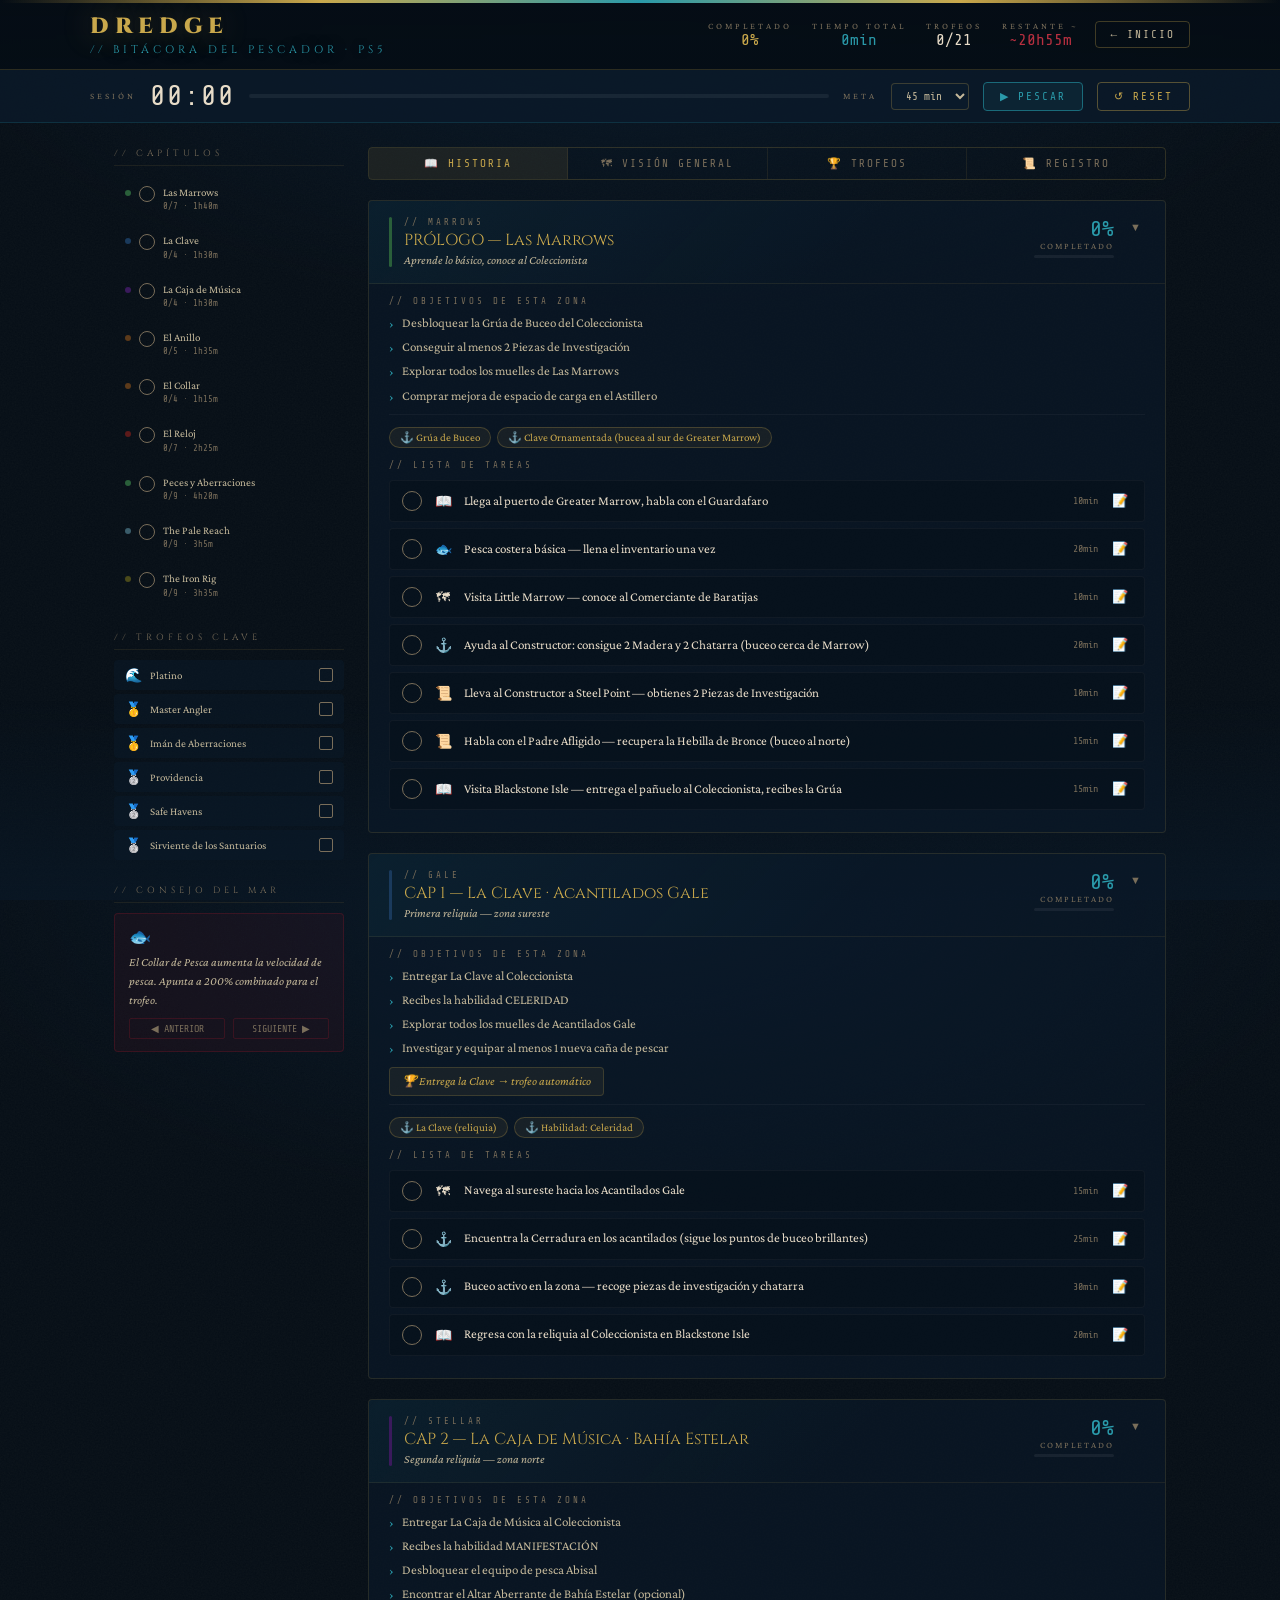
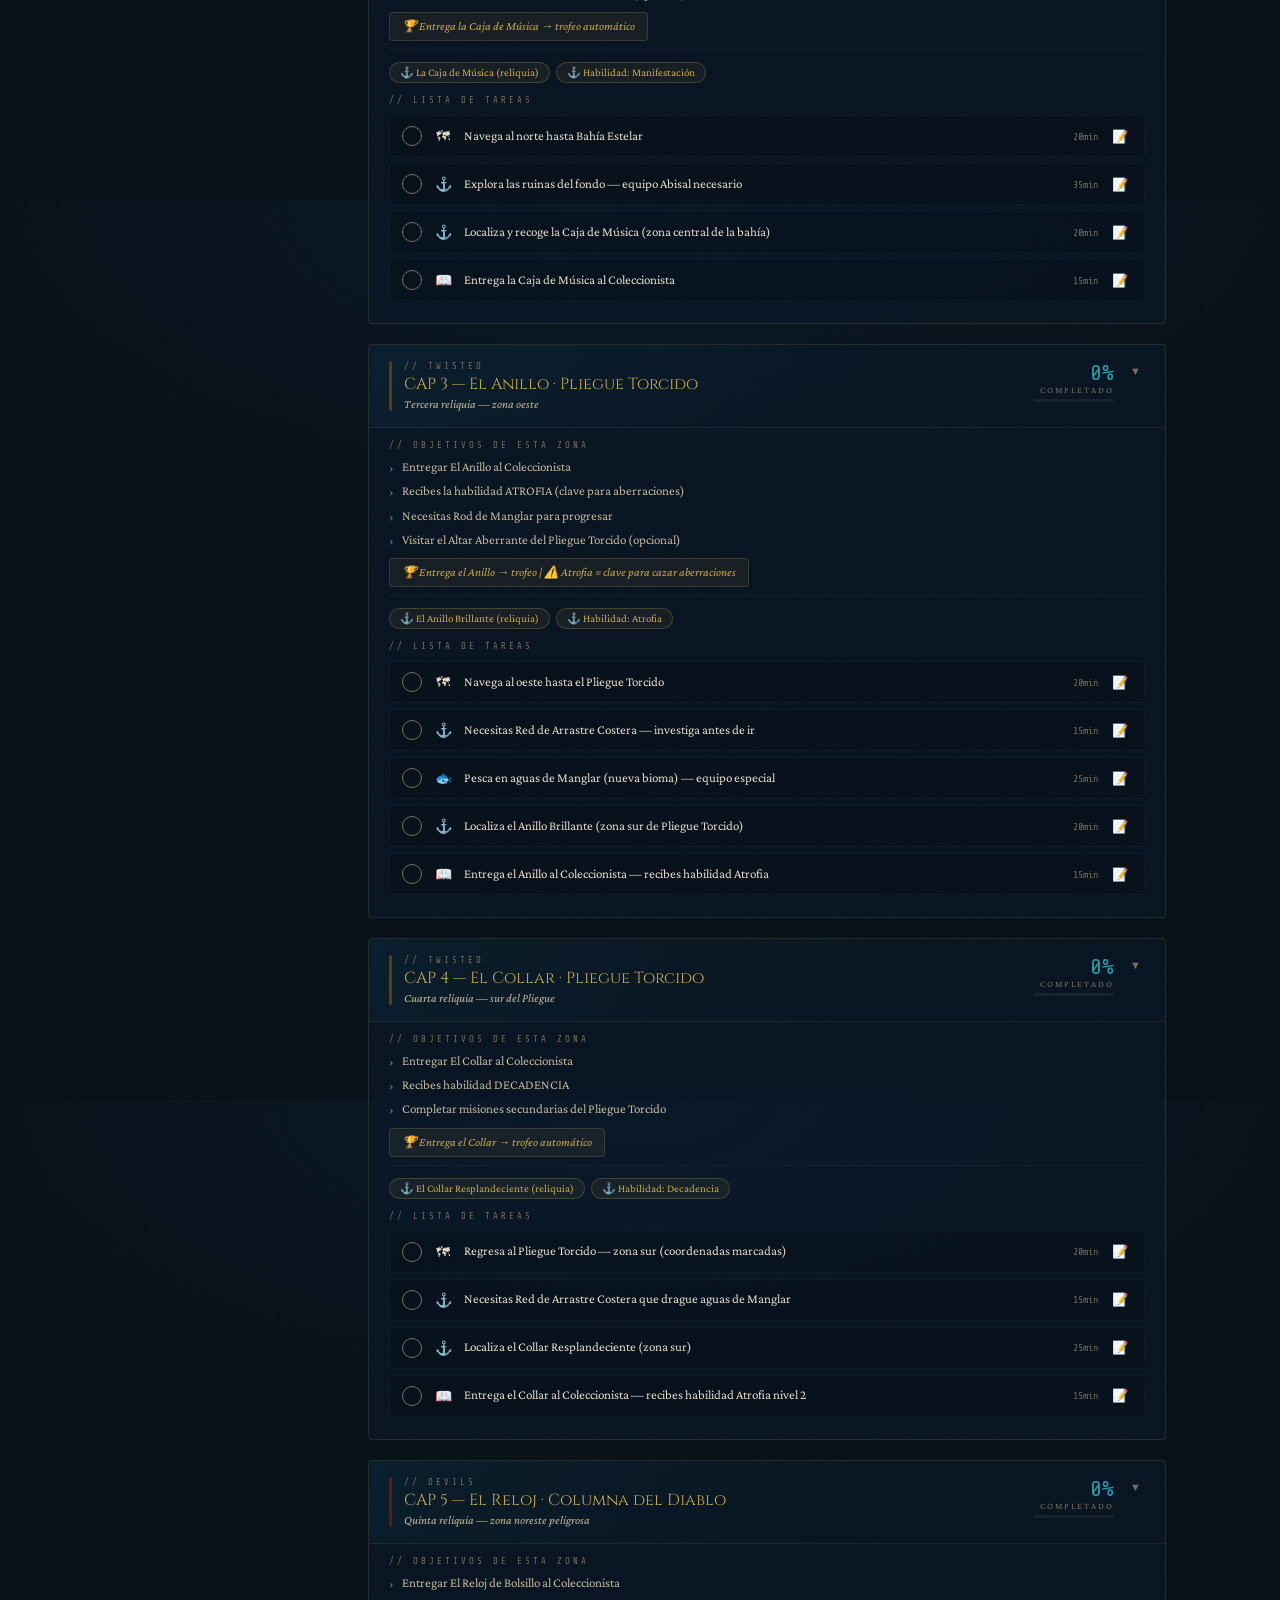
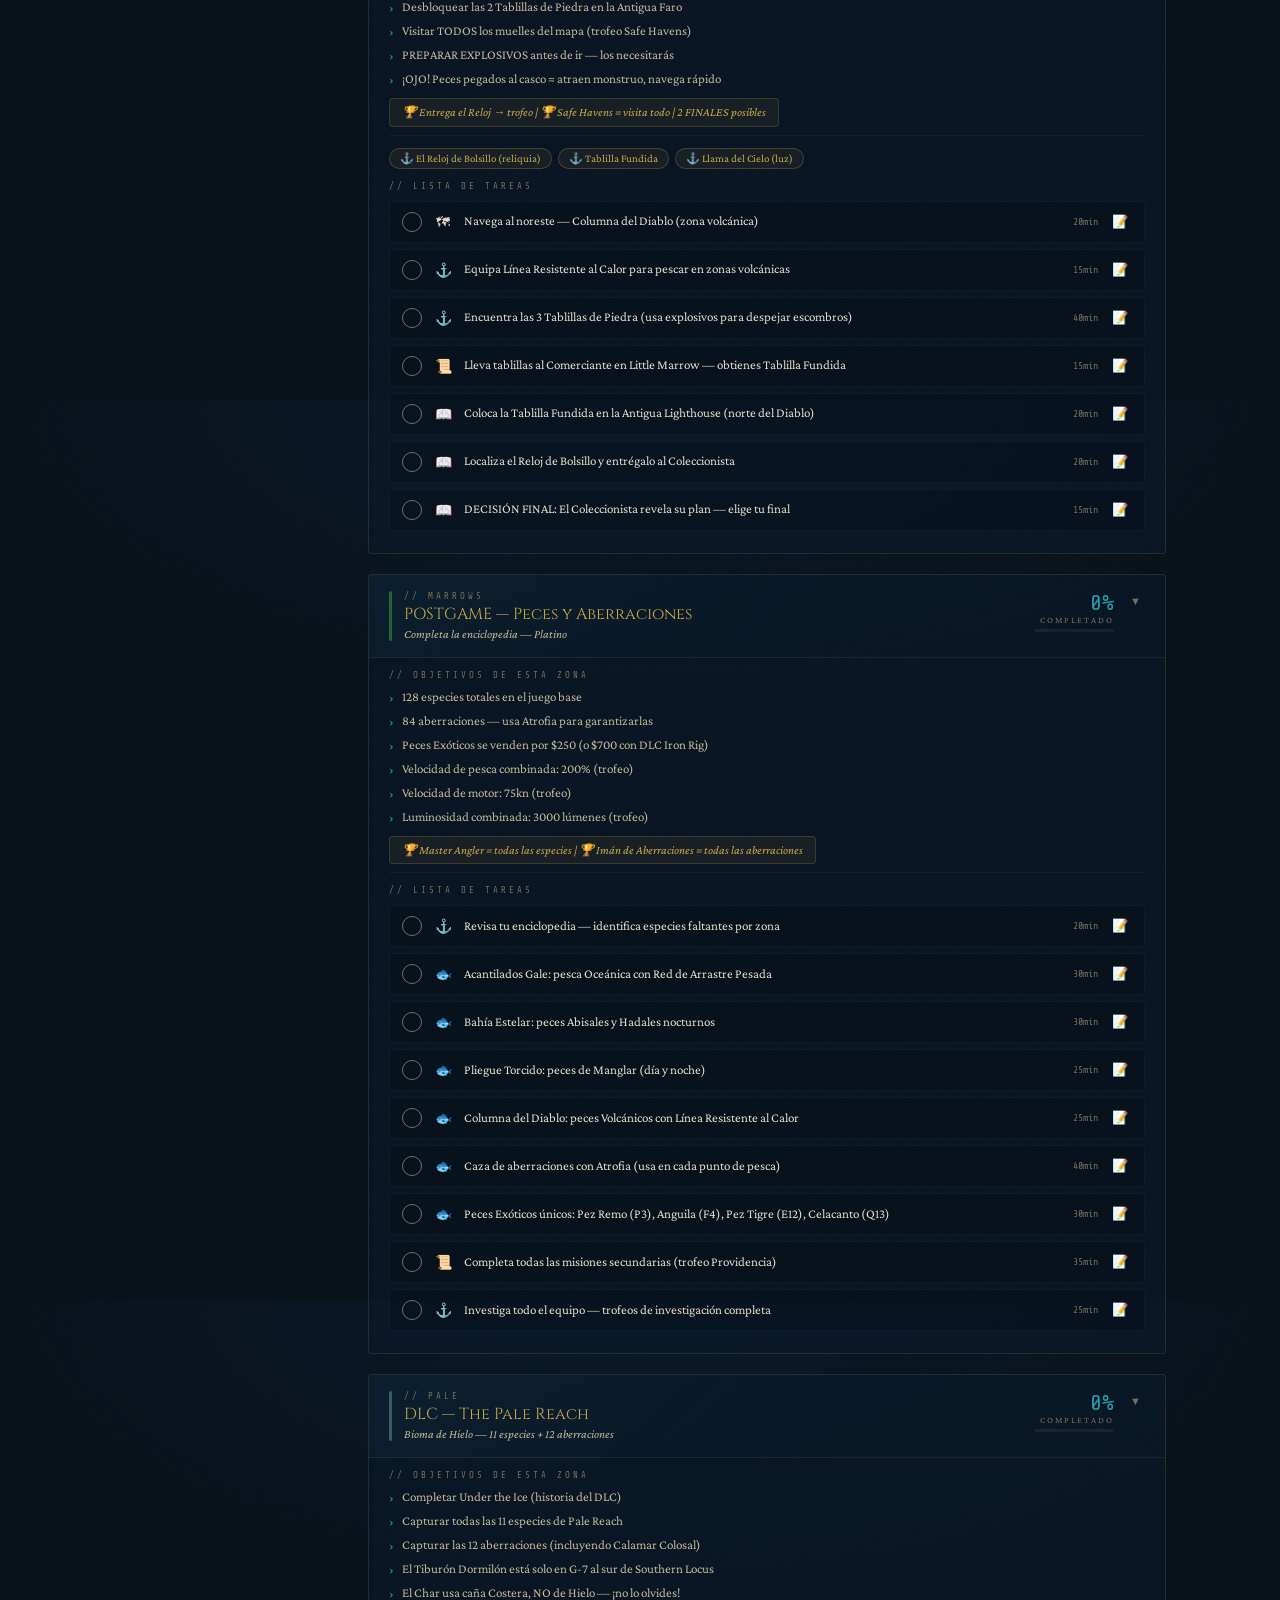
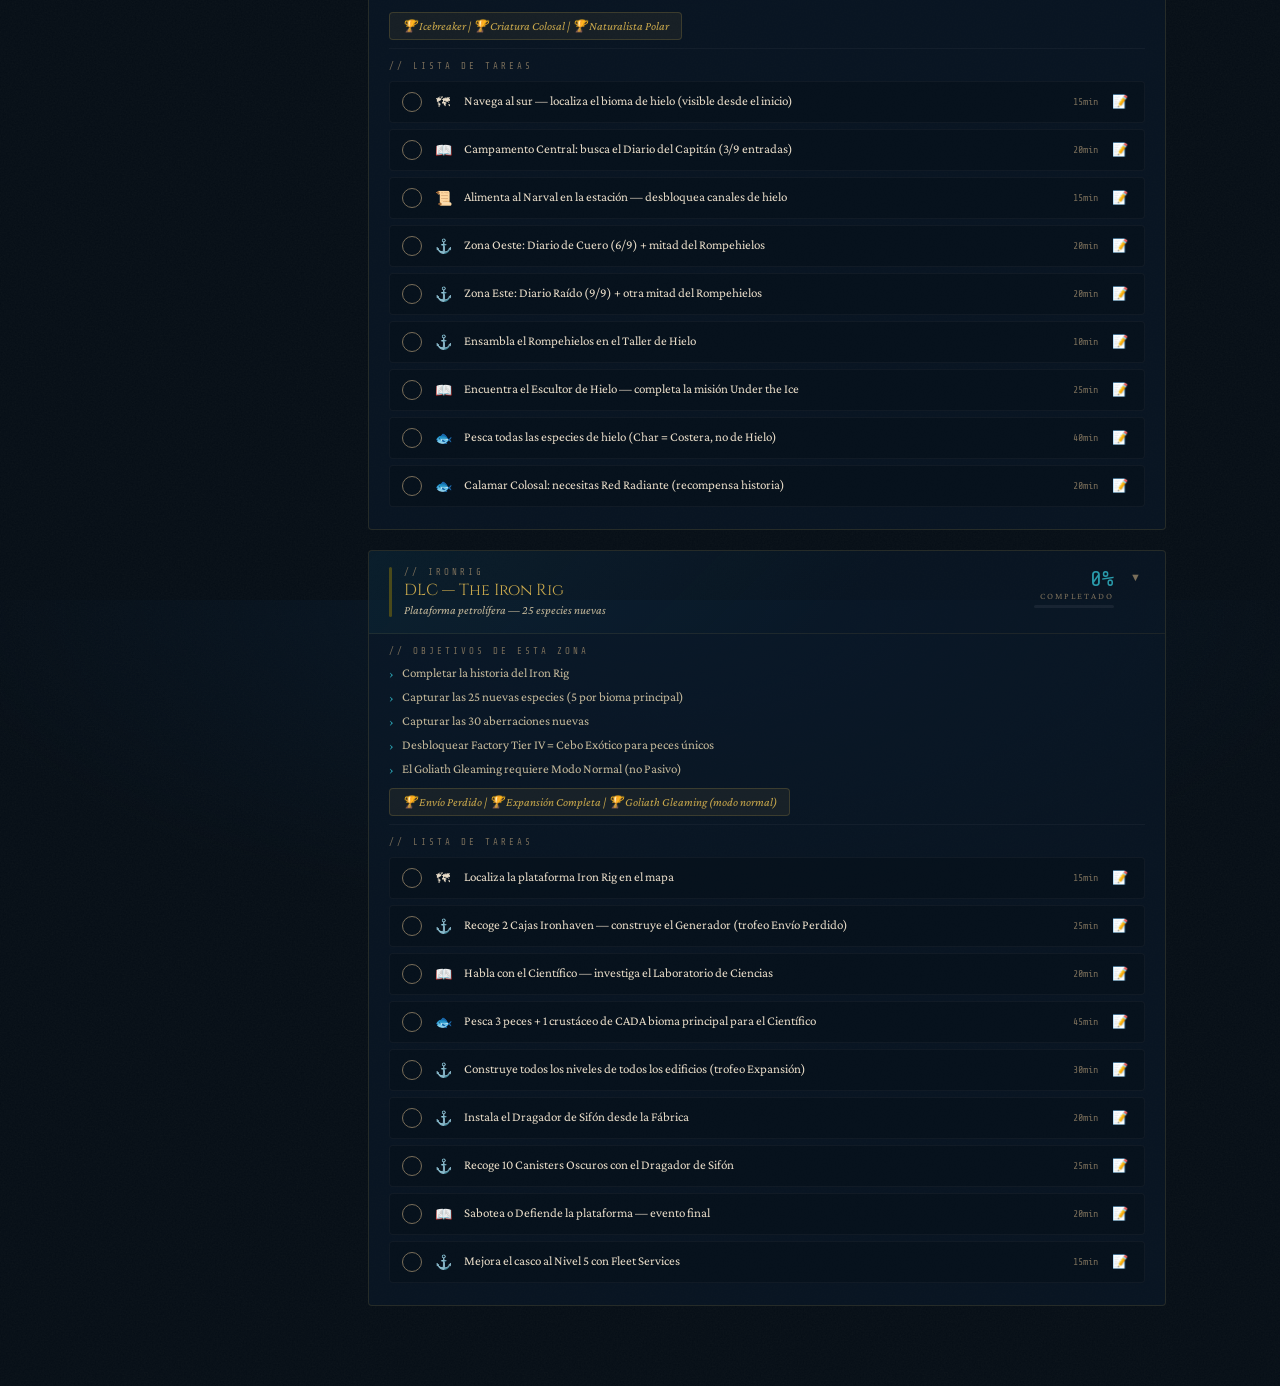
<file: dredge.html>
<!DOCTYPE html>
<html lang="es">
<head>
<meta charset="UTF-8">
<meta name="viewport" content="width=device-width, initial-scale=1.0, viewport-fit=cover">
<meta name="theme-color" content="#050d15">
<title>DREDGE — Bitácora del Pescador</title>
<link rel="preconnect" href="https://fonts.googleapis.com">
<link href="https://fonts.googleapis.com/css2?family=Cinzel:wght@400;600;900&family=Crimson+Pro:ital,wght@0,300;0,400;1,300;1,400&family=Share+Tech+Mono&display=swap" rel="stylesheet">
<style>
:root {
  --ink:     #050d15;
  --deep:    #0a1a2a;
  --tide:    #0f2535;
  --foam:    #e8dcc8;
  --pale:    #c4b89a;
  --muted:   #7a6e5a;
  --gold:    #c9a84c;
  --amber:   #d4722a;
  --horror:  #8b1a2a;
  --horror2: #b83040;
  --teal:    #1a6a7a;
  --teal2:   #2a9aaa;
  --green:   #1a5a2a;
  --green2:  #2a8a4a;
  --glow:    rgba(201,168,76,0.15);
  --r: 4px;
}
* { box-sizing:border-box; margin:0; padding:0; }
html { height:100%; }
body {
  min-height:100%;
  background: var(--ink);
  background-image:
    radial-gradient(ellipse 80% 50% at 50% 0%, rgba(10,26,42,0.9) 0%, transparent 70%),
    url("data:image/svg+xml,%3Csvg xmlns='http://www.w3.org/2000/svg' width='400' height='400'%3E%3Cfilter id='n'%3E%3CfeTurbulence type='fractalNoise' baseFrequency='0.65' numOctaves='3' stitchTiles='stitch'/%3E%3CfeColorMatrix type='saturate' values='0'/%3E%3C/filter%3E%3Crect width='400' height='400' filter='url(%23n)' opacity='0.04'/%3E%3C/svg%3E");
  color: var(--foam);
  font-family: 'Crimson Pro', Georgia, serif;
  font-size: 16px;
  overflow-x: hidden;
}
body::before {
  content:'';
  position:fixed; top:0; left:0; right:0; height:3px;
  background: linear-gradient(90deg, transparent, var(--gold), var(--teal2), var(--gold), transparent);
  z-index:1000;
}

/* ── WAVES BACKGROUND ── */
body::after {
  content:'';
  position:fixed; bottom:0; left:0; right:0; height:200px;
  background: linear-gradient(to top, rgba(10,26,42,0.6), transparent);
  pointer-events:none; z-index:0;
}

/* ── HEADER ── */
.site-header {
  position:sticky; top:0; z-index:100;
  background: linear-gradient(180deg, rgba(5,13,21,0.98) 0%, rgba(5,13,21,0.92) 100%);
  border-bottom: 1px solid rgba(201,168,76,0.2);
  backdrop-filter: blur(12px);
  padding: 0 24px;
}
.header-inner {
  max-width:1100px; margin:0 auto;
  display:flex; align-items:center; gap:16px;
  padding: 12px 0;
}
.site-title {
  font-family:'Cinzel',serif; font-weight:900;
  font-size:22px; letter-spacing:6px;
  color:var(--gold);
  text-shadow: 0 0 30px rgba(201,168,76,0.4);
  cursor:pointer; white-space:nowrap;
}
.site-title span { color:var(--teal2); font-size:11px; letter-spacing:4px; display:block; font-weight:400; margin-top:1px; }
.header-stats {
  display:flex; gap:20px; margin-left:auto; flex-wrap:wrap; align-items:center;
}
.hstat {
  text-align:center;
}
.hstat-label { font-size:9px; letter-spacing:3px; color:var(--muted); text-transform:uppercase; }
.hstat-val { font-family:'Share Tech Mono',monospace; font-size:16px; color:var(--foam); }
.hstat-val.gold { color:var(--gold); }
.hstat-val.teal { color:var(--teal2); }
.hstat-val.horror { color:var(--horror2); }
.back-btn {
  display:flex; align-items:center; gap:6px;
  background:transparent; border:1px solid rgba(201,168,76,0.3);
  color:var(--pale); font-family:'Share Tech Mono',monospace; font-size:11px;
  letter-spacing:2px; padding:6px 14px; cursor:pointer; border-radius:var(--r);
  transition:all .2s;
}
.back-btn:hover { border-color:var(--gold); color:var(--gold); background:var(--glow); }

/* ── SESSION BAR ── */
.session-bar {
  background: rgba(10,26,42,0.8);
  border-bottom: 1px solid rgba(26,106,122,0.3);
  padding: 10px 24px;
  display:flex; align-items:center; gap:14px; flex-wrap:wrap;
}
.session-inner { max-width:1100px; margin:0 auto; width:100%; display:flex; align-items:center; gap:14px; flex-wrap:wrap; }
.session-timer {
  font-family:'Share Tech Mono',monospace; font-size:28px; letter-spacing:2px;
  color:var(--foam); min-width:80px;
  transition: color .3s;
}
.session-timer.warn { color:var(--amber); }
.session-timer.crit { color:var(--horror2); animation: pulse-red .8s infinite alternate; }
@keyframes pulse-red { from { opacity:.7; } to { opacity:1; } }
.session-track {
  flex:1; min-width:120px; height:4px;
  background:rgba(255,255,255,0.06); border-radius:2px; overflow:hidden;
}
.session-fill {
  height:100%; width:0%;
  background: linear-gradient(90deg, var(--teal), var(--teal2));
  transition: width 1s linear, background .3s;
  border-radius:2px;
}
.session-fill.warn { background: linear-gradient(90deg, var(--amber), #e8962a); }
.session-fill.crit { background: linear-gradient(90deg, var(--horror), var(--horror2)); }
.sbar-label { font-size:9px; letter-spacing:3px; color:var(--muted); white-space:nowrap; }
.sbar-select {
  background:var(--deep); border:1px solid rgba(201,168,76,0.25);
  color:var(--pale); font-family:'Share Tech Mono',monospace; font-size:11px;
  padding:5px 10px; border-radius:var(--r); cursor:pointer;
}
.btn-action {
  font-family:'Share Tech Mono',monospace; font-size:11px; letter-spacing:2px;
  padding:7px 16px; border-radius:var(--r); cursor:pointer; border:1px solid;
  transition:all .2s; white-space:nowrap;
}
.btn-start { border-color:var(--teal); color:var(--teal2); background:rgba(26,106,122,0.15); }
.btn-start:hover, .btn-start.running { border-color:var(--teal2); background:rgba(42,154,170,0.25); color:#fff; }
.btn-stop { border-color:rgba(201,168,76,0.4); color:var(--gold); background:transparent; }
.btn-stop:hover { background:var(--glow); border-color:var(--gold); }

/* ── MAIN LAYOUT ── */
.app-body {
  display:flex; max-width:1100px; margin:0 auto;
  padding:24px 24px 60px; gap:24px; position:relative; z-index:1;
}

/* ── SIDEBAR ── */
.sidebar {
  width:230px; flex-shrink:0;
}
.sidebar-section { margin-bottom:24px; }
.sidebar-heading {
  font-family:'Cinzel',serif; font-size:9px; letter-spacing:4px; color:var(--muted);
  text-transform:uppercase; margin-bottom:10px; padding-bottom:6px;
  border-bottom:1px solid rgba(201,168,76,0.1);
}
.chapter-nav-item {
  display:flex; align-items:flex-start; gap:8px;
  padding:8px 10px; cursor:pointer; border-radius:var(--r);
  border:1px solid transparent; transition:all .2s; margin-bottom:4px;
}
.chapter-nav-item:hover { background:rgba(201,168,76,0.05); border-color:rgba(201,168,76,0.15); }
.chapter-nav-item.active { background:rgba(26,106,122,0.15); border-color:rgba(26,106,122,0.4); }
.chapter-nav-item.done { opacity:.6; }
.chapter-nav-item.done .cnav-name { text-decoration:line-through; }
.cnav-check {
  width:16px; height:16px; border-radius:50%; border:1px solid var(--muted);
  display:flex; align-items:center; justify-content:center;
  font-size:9px; flex-shrink:0; margin-top:1px; transition:all .2s;
}
.cnav-check.done { background:var(--teal); border-color:var(--teal2); color:white; }
.cnav-info { flex:1; min-width:0; }
.cnav-name { font-size:11px; color:var(--pale); line-height:1.3; }
.cnav-meta { font-size:9px; color:var(--muted); margin-top:2px; font-family:'Share Tech Mono',monospace; }
.zone-dot {
  width:6px; height:6px; border-radius:50%; flex-shrink:0; margin-top:5px;
}

/* TROPHY MINI */
.trophy-mini {
  display:flex; align-items:center; gap:8px;
  padding:6px 10px; border-radius:var(--r);
  background:rgba(10,26,42,0.5); border:1px solid transparent;
  margin-bottom:4px; cursor:pointer; transition:all .2s;
}
.trophy-mini:hover { border-color:rgba(201,168,76,0.2); }
.trophy-mini.done { opacity:.5; }
.trophy-mini.done .tmini-name { text-decoration:line-through; }
.tmini-icon { font-size:14px; }
.tmini-name { font-size:11px; color:var(--pale); flex:1; }
.tmini-cb {
  width:14px; height:14px; border:1px solid var(--muted); border-radius:2px;
  display:flex; align-items:center; justify-content:center; font-size:8px; flex-shrink:0;
  transition:all .2s;
}
.tmini-cb.done { background:var(--gold); border-color:var(--gold); color:var(--ink); }

/* TIP BOX */
.tip-box {
  background:rgba(139,26,42,0.1); border:1px solid rgba(139,26,42,0.3);
  border-radius:var(--r); padding:12px 14px;
}
.tip-icon { font-size:18px; margin-bottom:6px; }
.tip-text { font-size:12px; color:var(--pale); line-height:1.6; font-style:italic; }
.tip-nav { display:flex; gap:8px; margin-top:8px; }
.tip-nav-btn {
  flex:1; background:transparent; border:1px solid rgba(139,26,42,0.3);
  color:var(--muted); font-size:10px; font-family:'Share Tech Mono',monospace;
  padding:4px; cursor:pointer; border-radius:2px; transition:all .2s;
}
.tip-nav-btn:hover { border-color:var(--horror2); color:var(--horror2); }

/* ── MAIN CONTENT ── */
.main-content { flex:1; min-width:0; }

/* CHAPTER CARD */
.chapter-card {
  background: rgba(10,26,42,0.6);
  border:1px solid rgba(201,168,76,0.15);
  border-radius:var(--r); margin-bottom:20px;
  overflow:hidden;
}
.chapter-card-header {
  padding:16px 20px;
  background:linear-gradient(135deg, rgba(26,106,122,0.1) 0%, transparent 60%);
  border-bottom:1px solid rgba(201,168,76,0.1);
  display:flex; align-items:flex-start; gap:12px;
}
.chapter-zone-bar { width:3px; border-radius:2px; align-self:stretch; flex-shrink:0; }
.chapter-title-wrap { flex:1; }
.chapter-num { font-family:'Share Tech Mono',monospace; font-size:9px; letter-spacing:3px; color:var(--muted); }
.chapter-name { font-family:'Cinzel',serif; font-size:16px; color:var(--gold); margin:2px 0; }
.chapter-sub { font-size:12px; color:var(--pale); font-style:italic; }
.chapter-progress-wrap { text-align:right; }
.chapter-pct { font-family:'Share Tech Mono',monospace; font-size:22px; color:var(--teal2); }
.chapter-pct-label { font-size:9px; color:var(--muted); letter-spacing:2px; }
.chapter-prog-bar {
  width:80px; height:3px; background:rgba(255,255,255,0.06);
  border-radius:2px; overflow:hidden; margin-top:4px;
}
.chapter-prog-fill { height:100%; background:var(--teal2); transition:width .4s; }

.chapter-body { padding:0 20px 16px; }

/* OBJECTIVES */
.objectives-row {
  padding:12px 0 8px;
  border-bottom:1px solid rgba(255,255,255,0.04);
  margin-bottom:12px;
}
.obj-title { font-family:'Share Tech Mono',monospace; font-size:9px; letter-spacing:3px; color:var(--muted); margin-bottom:8px; }
.obj-list { display:flex; flex-direction:column; gap:5px; }
.obj-item {
  display:flex; align-items:flex-start; gap:8px;
  font-size:13px; color:var(--pale); line-height:1.4;
}
.obj-bullet { color:var(--teal2); flex-shrink:0; margin-top:1px; }
.trophy-hint {
  display:inline-block; font-size:12px; color:var(--gold);
  background:rgba(201,168,76,0.08); border:1px solid rgba(201,168,76,0.2);
  border-radius:var(--r); padding:6px 12px; margin-top:8px; font-style:italic;
}
.key-items-row {
  display:flex; flex-wrap:wrap; gap:6px; margin-bottom:12px;
}
.key-badge {
  background:rgba(201,168,76,0.08); border:1px solid rgba(201,168,76,0.25);
  border-radius:12px; padding:3px 10px; font-size:11px; color:var(--gold);
}

/* SEGMENTS */
.segments-title { font-family:'Share Tech Mono',monospace; font-size:9px; letter-spacing:3px; color:var(--muted); margin-bottom:10px; }
.segment-row {
  display:flex; align-items:center; gap:10px;
  padding:10px 12px; border-radius:var(--r);
  border:1px solid rgba(255,255,255,0.04);
  background:rgba(5,13,21,0.4);
  margin-bottom:6px; transition:all .2s;
  cursor:pointer;
}
.segment-row:hover { border-color:rgba(201,168,76,0.15); background:rgba(201,168,76,0.03); }
.segment-row.done { opacity:.5; }
.segment-row.done .seg-name-txt { text-decoration:line-through; color:var(--muted); }
.seg-check {
  width:20px; height:20px; border-radius:50%;
  border:1px solid var(--muted); flex-shrink:0;
  display:flex; align-items:center; justify-content:center; font-size:10px;
  transition:all .2s;
}
.seg-check.done { background:var(--teal); border-color:var(--teal2); color:white; }
.seg-type-icon { font-size:14px; flex-shrink:0; width:22px; text-align:center; }
.seg-name-txt { flex:1; font-size:13px; color:var(--foam); line-height:1.4; }
.seg-est { font-family:'Share Tech Mono',monospace; font-size:10px; color:var(--muted); flex-shrink:0; }
.seg-actual-badge {
  font-family:'Share Tech Mono',monospace; font-size:10px; color:var(--teal2);
  background:rgba(26,106,122,0.15); border:1px solid rgba(26,106,122,0.3);
  border-radius:10px; padding:1px 7px; flex-shrink:0;
}

/* NOTE AREA */
.note-row {
  margin-top:4px; margin-bottom:6px;
  display:none; padding:0 12px 10px 44px;
}
.note-row.open { display:block; }
.note-input {
  width:100%; background:rgba(5,13,21,0.8);
  border:1px solid rgba(201,168,76,0.15); border-radius:var(--r);
  color:var(--pale); font-family:'Crimson Pro',serif; font-size:13px;
  padding:8px 12px; resize:vertical; min-height:60px;
  transition:border-color .2s;
}
.note-input:focus { outline:none; border-color:rgba(201,168,76,0.4); }

/* ADJUST TIME ROW */
.adjust-row {
  display:none; align-items:center; gap:8px;
  padding:6px 12px 10px 44px;
  flex-wrap:wrap;
}
.adjust-row.open { display:flex; }
.adj-label { font-size:11px; color:var(--muted); font-family:'Share Tech Mono',monospace; letter-spacing:2px; }
.adj-input {
  width:70px; background:var(--deep); border:1px solid rgba(201,168,76,0.3);
  color:var(--foam); font-family:'Share Tech Mono',monospace; font-size:13px;
  padding:5px 8px; border-radius:var(--r); text-align:center;
}
.adj-input:focus { outline:none; border-color:var(--gold); }
.btn-confirm {
  background:rgba(26,106,122,0.2); border:1px solid var(--teal);
  color:var(--teal2); font-family:'Share Tech Mono',monospace; font-size:10px;
  letter-spacing:2px; padding:5px 12px; border-radius:var(--r); cursor:pointer; transition:all .2s;
}
.btn-confirm:hover { background:rgba(26,106,122,0.4); }
.btn-cancel-adj {
  background:transparent; border:1px solid rgba(255,255,255,0.1);
  color:var(--muted); font-size:10px; font-family:'Share Tech Mono',monospace;
  padding:5px 10px; border-radius:var(--r); cursor:pointer;
}

/* CHAPTER COLLAPSE */
.chapter-card.collapsed .chapter-body { display:none; }
.chapter-toggle { cursor:pointer; font-size:11px; color:var(--muted); margin-left:auto; padding:4px; }
.chapter-toggle:hover { color:var(--gold); }

/* ── NOTIFY ── */
.notify {
  position:fixed; bottom:24px; left:50%; transform:translateX(-50%) translateY(20px);
  background:rgba(10,26,42,0.95); border:1px solid var(--gold);
  color:var(--gold); font-family:'Share Tech Mono',monospace; font-size:12px;
  letter-spacing:2px; padding:10px 24px; border-radius:var(--r);
  opacity:0; transition:all .3s; pointer-events:none; z-index:200;
  backdrop-filter:blur(8px);
}
.notify.show { opacity:1; transform:translateX(-50%) translateY(0); }

/* ── ZONE MAP ── */
.zone-map {
  display:grid; grid-template-columns:repeat(auto-fit,minmax(140px,1fr)); gap:8px;
  margin-bottom:20px;
}
.zone-chip {
  border-radius:var(--r); padding:10px 12px;
  border:1px solid rgba(255,255,255,0.08);
  background:rgba(10,26,42,0.4);
  transition:all .2s; cursor:pointer;
}
.zone-chip:hover { border-color:rgba(201,168,76,0.3); }
.zone-chip.active-zone { border-color:rgba(201,168,76,0.5); background:rgba(201,168,76,0.07); }
.zone-name { font-family:'Cinzel',serif; font-size:11px; color:var(--foam); margin-bottom:3px; }
.zone-biomes { font-size:10px; color:var(--muted); line-height:1.4; }
.zone-color-bar { height:2px; border-radius:1px; margin-bottom:6px; }

/* ── TABS ── */
.tabs {
  display:flex; gap:0; margin-bottom:20px;
  border:1px solid rgba(201,168,76,0.2); border-radius:var(--r); overflow:hidden;
}
.tab {
  flex:1; text-align:center; padding:9px 8px;
  font-family:'Share Tech Mono',monospace; font-size:11px; letter-spacing:2px;
  color:var(--muted); cursor:pointer; transition:all .2s;
  background:transparent; border:none;
  border-right:1px solid rgba(201,168,76,0.1);
}
.tab:last-child { border-right:none; }
.tab:hover { color:var(--pale); background:rgba(201,168,76,0.04); }
.tab.active { color:var(--gold); background:rgba(201,168,76,0.1); }

/* ── SCROLL LOG ── */
.log-section {
  background:rgba(5,13,21,0.6); border:1px solid rgba(26,106,122,0.2);
  border-radius:var(--r); padding:14px; margin-top:20px;
}
.log-heading { font-family:'Share Tech Mono',monospace; font-size:9px; letter-spacing:4px; color:var(--teal); margin-bottom:10px; }
.log-entry {
  display:flex; gap:10px; align-items:baseline;
  font-size:12px; padding:5px 0; border-bottom:1px solid rgba(255,255,255,0.03);
}
.log-ts { color:var(--muted); font-family:'Share Tech Mono',monospace; font-size:10px; white-space:nowrap; }
.log-desc { flex:1; color:var(--pale); }
.log-dur { color:var(--teal2); font-family:'Share Tech Mono',monospace; font-size:10px; white-space:nowrap; }
.empty-log { color:var(--muted); font-style:italic; font-size:13px; }

/* ── OVERVIEW ── */
.overview-grid {
  display:grid; grid-template-columns:repeat(auto-fit,minmax(140px,1fr)); gap:12px;
  margin-bottom:20px;
}
.ov-card {
  background:rgba(10,26,42,0.5); border:1px solid rgba(201,168,76,0.12);
  border-radius:var(--r); padding:14px 16px; text-align:center;
}
.ov-val { font-family:'Share Tech Mono',monospace; font-size:28px; color:var(--gold); }
.ov-label { font-size:10px; color:var(--muted); letter-spacing:3px; margin-top:2px; }

/* ── RESPONSIVE ── */
@media(max-width:768px) {
  .sidebar { display:none; }
  .app-body { padding:12px; }
  .header-inner { flex-wrap:wrap; }
  .header-stats { display:none; }
  .site-title { font-size:16px; }
  .tabs .tab { font-size:9px; letter-spacing:1px; padding:8px 4px; }
}

/* ── TROPHIES VIEW ── */
.trophy-grid { display:flex; flex-direction:column; gap:8px; }
.trophy-card {
  display:flex; align-items:center; gap:12px;
  padding:12px 16px; border-radius:var(--r);
  background:rgba(10,26,42,0.5); border:1px solid rgba(255,255,255,0.06);
  cursor:pointer; transition:all .2s;
}
.trophy-card:hover { border-color:rgba(201,168,76,0.2); background:rgba(201,168,76,0.04); }
.trophy-card.done { opacity:.45; }
.trophy-card.done .tc-name { text-decoration:line-through; color:var(--muted); }
.tc-icon { font-size:22px; flex-shrink:0; }
.tc-body { flex:1; }
.tc-name { font-family:'Cinzel',serif; font-size:13px; color:var(--foam); }
.tc-desc { font-size:12px; color:var(--muted); margin-top:2px; font-style:italic; }
.tc-check {
  width:22px; height:22px; border:1px solid var(--muted); border-radius:var(--r);
  display:flex; align-items:center; justify-content:center; font-size:12px; flex-shrink:0;
  transition:all .2s;
}
.tc-check.done { background:var(--gold); border-color:var(--gold); color:var(--ink); }
.trophy-type-platinum .tc-icon::after { content:''; }
.tc-type-label {
  font-size:9px; letter-spacing:2px; font-family:'Share Tech Mono',monospace;
  padding:1px 6px; border-radius:10px; flex-shrink:0;
}
.type-platinum { background:rgba(201,168,76,0.2); color:var(--gold); border:1px solid rgba(201,168,76,0.4); }
.type-gold     { background:rgba(201,168,76,0.12); color:#c9a84c; border:1px solid rgba(201,168,76,0.2); }
.type-silver   { background:rgba(180,180,200,0.1); color:#b0b8c8; border:1px solid rgba(180,180,200,0.2); }
.type-bronze   { background:rgba(180,100,60,0.12); color:#c07848; border:1px solid rgba(180,100,60,0.25); }

/* Divider */
.zone-divider {
  font-family:'Cinzel',serif; font-size:9px; letter-spacing:5px; color:var(--muted);
  text-align:center; padding:8px 0; position:relative;
}
.zone-divider::before, .zone-divider::after {
  content:''; position:absolute; top:50%; width:calc(50% - 80px);
  height:1px; background:rgba(201,168,76,0.1);
}
.zone-divider::before { left:0; }
.zone-divider::after { right:0; }
</style>
</head>
<body>

<header class="site-header">
  <div class="header-inner">
    <div class="site-title" onclick="goHome()">
      DREDGE
      <span>// BITÁCORA DEL PESCADOR · PS5</span>
    </div>
    <div class="header-stats">
      <div class="hstat">
        <div class="hstat-label">Completado</div>
        <div class="hstat-val gold" id="h-pct">0%</div>
      </div>
      <div class="hstat">
        <div class="hstat-label">Tiempo Total</div>
        <div class="hstat-val teal" id="h-total">0h</div>
      </div>
      <div class="hstat">
        <div class="hstat-label">Trofeos</div>
        <div class="hstat-val" id="h-trophies">0/21</div>
      </div>
      <div class="hstat">
        <div class="hstat-label">Restante ~</div>
        <div class="hstat-val horror" id="h-remaining">—</div>
      </div>
    </div>
    <button class="back-btn" onclick="goHome()">← INICIO</button>
  </div>
</header>

<div class="session-bar">
  <div class="session-inner">
    <span class="sbar-label">SESIÓN</span>
    <div class="session-timer" id="sess-timer">00:00</div>
    <div class="session-track"><div class="session-fill" id="sess-fill"></div></div>
    <span class="sbar-label">META</span>
    <select class="sbar-select" id="sess-target" onchange="updateTarget()">
      <option value="30">30 min</option>
      <option value="45" selected>45 min</option>
      <option value="60">60 min</option>
      <option value="90">90 min</option>
    </select>
    <button class="btn-action btn-start" id="btn-play" onclick="toggleTimer()">▶ PESCAR</button>
    <button class="btn-action btn-stop" onclick="resetTimer()">↺ RESET</button>
  </div>
</div>

<div class="app-body">
  <!-- SIDEBAR -->
  <aside class="sidebar">
    <div class="sidebar-section">
      <div class="sidebar-heading">// CAPÍTULOS</div>
      <div id="chapter-nav"></div>
    </div>
    <div class="sidebar-section">
      <div class="sidebar-heading">// TROFEOS CLAVE</div>
      <div id="trophy-sidebar"></div>
    </div>
    <div class="sidebar-section">
      <div class="sidebar-heading">// CONSEJO DEL MAR</div>
      <div class="tip-box">
        <div class="tip-icon">🐟</div>
        <div class="tip-text" id="tip-text">Cargando...</div>
        <div class="tip-nav">
          <button class="tip-nav-btn" onclick="prevTip()">◀ ANTERIOR</button>
          <button class="tip-nav-btn" onclick="nextTip()">SIGUIENTE ▶</button>
        </div>
      </div>
    </div>
  </aside>

  <!-- MAIN -->
  <main class="main-content">
    <div class="tabs">
      <button class="tab active" onclick="switchTab('story')" id="tab-story">📖 HISTORIA</button>
      <button class="tab" onclick="switchTab('overview')" id="tab-overview">🗺 VISIÓN GENERAL</button>
      <button class="tab" onclick="switchTab('trophies')" id="tab-trophies">🏆 TROFEOS</button>
      <button class="tab" onclick="switchTab('log')" id="tab-log">📜 REGISTRO</button>
    </div>

    <div id="view-story"></div>
    <div id="view-overview" style="display:none"></div>
    <div id="view-trophies" style="display:none"></div>
    <div id="view-log" style="display:none"></div>
  </main>
</div>

<div class="notify" id="notify"></div>

<script>
// ── STATE ──────────────────────────────────────────────────────────────────
let G = null;      // game data
let S = null;      // saved state
let sessionElapsed = 0;
let sessionTarget = 45;
let timerRunning = false;
let timerInterval = null;
let tipIndex = 0;
let activeTab = 'story';

const GAME_KEY = 'dredge_tracker_v2';

function freshState() {
  return {
    completedSegs: {},
    completedTrophies: {},
    totalPlayedSec: 0,
    sessionLog: [],
    notes: {},
    actualTime: {}
  };
}
function loadState() {
  try {
    const s = localStorage.getItem(GAME_KEY);
    return s ? { ...freshState(), ...JSON.parse(s) } : freshState();
  } catch(e) { return freshState(); }
}
function save() {
  try { localStorage.setItem(GAME_KEY, JSON.stringify(S)); } catch(e) {}
}

// ── INIT ───────────────────────────────────────────────────────────────────
async function init() {
  try {
    const res = await fetch('./data/dredge.json');
    G = await res.json();
  } catch(e) {
    document.body.innerHTML = '<div style="padding:40px;color:#c9a84c;font-family:serif;text-align:center"><h2>Error cargando datos de Dredge</h2><p>'+e.message+'</p></div>';
    return;
  }
  S = loadState();
  tipIndex = Math.floor(Math.random() * G.tips.length);
  renderAll();
}

// ── RENDER ALL ─────────────────────────────────────────────────────────────
function renderAll() {
  renderHeader();
  renderNav();
  renderTrophySidebar();
  renderTip();
  if (activeTab === 'story')    renderStory();
  if (activeTab === 'overview') renderOverview();
  if (activeTab === 'trophies') renderTrophies();
  if (activeTab === 'log')      renderLog();
}

// ── HEADER STATS ──────────────────────────────────────────────────────────
function renderHeader() {
  const allSegs = G.chapters.flatMap(c => c.segments);
  const done = allSegs.filter(s => S.completedSegs[s.id]).length;
  const pct = Math.round((done / allSegs.length) * 100);
  const doneMins = allSegs.filter(s => S.completedSegs[s.id])
    .reduce((a,s) => a + (S.actualTime[s.id] || s.est), 0);
  const totalEst = allSegs.reduce((a,s) => a + s.est, 0);
  const remaining = Math.max(0, totalEst - doneMins);
  const trophyDone = G.trophies.filter(t => S.completedTrophies[t.id]).length;
  setText('h-pct', pct + '%');
  setText('h-total', fmtH(Math.floor(S.totalPlayedSec / 60)));
  setText('h-trophies', trophyDone + '/' + G.trophies.length);
  setText('h-remaining', '~' + fmtMin(remaining));
}

// ── NAV ────────────────────────────────────────────────────────────────────
function renderNav() {
  const nav = document.getElementById('chapter-nav');
  if (!nav) return;
  const zone = G.zones.reduce((a,z) => { a[z.id]=z; return a; }, {});
  nav.innerHTML = G.chapters.map(ch => {
    const done = ch.segments.filter(s => S.completedSegs[s.id]).length;
    const allDone = done === ch.segments.length;
    const z = zone[ch.zone] || {};
    return `
    <div class="chapter-nav-item ${allDone?'done':''}" onclick="scrollToChapter(${ch.id})">
      <div class="zone-dot" style="background:${z.color||'#555'}"></div>
      <div class="cnav-check ${allDone?'done':''}">
        ${allDone ? '✓' : done > 0 ? '◐' : ''}
      </div>
      <div class="cnav-info">
        <div class="cnav-name">${ch.name.split('·')[0].trim().replace(/^(CAP \d+ — |DLC — |POSTGAME — |PRÓLOGO — )/,'')}</div>
        <div class="cnav-meta">${done}/${ch.segments.length} · ${fmtMin(chapterEst(ch))}</div>
      </div>
    </div>`;
  }).join('');
}

function scrollToChapter(id) {
  switchTab('story');
  setTimeout(() => {
    const el = document.getElementById('ch-' + id);
    if (el) el.scrollIntoView({ behavior:'smooth', block:'start' });
  }, 50);
}

// ── TROPHY SIDEBAR ─────────────────────────────────────────────────────────
function renderTrophySidebar() {
  const el = document.getElementById('trophy-sidebar');
  if (!el) return;
  const highlights = G.trophies.filter(t => ['platinum','gold','silver'].includes(t.type));
  el.innerHTML = highlights.map(t => {
    const icon = t.type === 'platinum' ? '🌊' : t.type === 'gold' ? '🥇' : '🥈';
    const done = !!S.completedTrophies[t.id];
    return `
    <div class="trophy-mini ${done?'done':''}" onclick="toggleTrophy('${t.id}')">
      <span class="tmini-icon">${icon}</span>
      <span class="tmini-name">${t.name}</span>
      <div class="tmini-cb ${done?'done':''}">${done?'✓':''}</div>
    </div>`;
  }).join('');
}

// ── TIPS ───────────────────────────────────────────────────────────────────
function renderTip() {
  const el = document.getElementById('tip-text');
  if (!el || !G) return;
  el.textContent = G.tips[tipIndex % G.tips.length];
}
function nextTip() { tipIndex = (tipIndex+1) % G.tips.length; renderTip(); }
function prevTip() { tipIndex = (tipIndex - 1 + G.tips.length) % G.tips.length; renderTip(); }

// ── TAB SWITCH ─────────────────────────────────────────────────────────────
function switchTab(tab) {
  activeTab = tab;
  ['story','overview','trophies','log'].forEach(t => {
    document.getElementById('view-' + t).style.display = t === tab ? 'block' : 'none';
    document.getElementById('tab-' + t).classList.toggle('active', t === tab);
  });
  if (tab === 'story')    renderStory();
  if (tab === 'overview') renderOverview();
  if (tab === 'trophies') renderTrophies();
  if (tab === 'log')      renderLog();
}

// ── STORY VIEW ─────────────────────────────────────────────────────────────
function renderStory() {
  const el = document.getElementById('view-story');
  if (!el) return;
  const zone = G.zones.reduce((a,z) => { a[z.id]=z; return a; }, {});
  el.innerHTML = G.chapters.map(ch => {
    const z = zone[ch.zone] || {};
    const done = ch.segments.filter(s => S.completedSegs[s.id]).length;
    const pct = Math.round((done / ch.segments.length) * 100);
    const segs = ch.segments.map((seg, idx) => buildSegRow(seg, idx, ch)).join('');
    const objs = (ch.objectives||[]).map(o =>
      `<div class="obj-item"><span class="obj-bullet">›</span><span>${o}</span></div>`
    ).join('');
    const keys = (ch.keyItems||[]).map(k =>
      `<span class="key-badge">⚓ ${k}</span>`
    ).join('');
    return `
    <div class="chapter-card" id="ch-${ch.id}">
      <div class="chapter-card-header" onclick="toggleChapter(${ch.id})" style="cursor:pointer">
        <div class="chapter-zone-bar" style="background:${z.color||'#555'}"></div>
        <div class="chapter-title-wrap">
          <div class="chapter-num">// ${ch.zone?.toUpperCase() || 'ZONA'}</div>
          <div class="chapter-name">${ch.name}</div>
          <div class="chapter-sub">${ch.subtitle}</div>
        </div>
        <div class="chapter-progress-wrap">
          <div class="chapter-pct">${pct}%</div>
          <div class="chapter-pct-label">COMPLETADO</div>
          <div class="chapter-prog-bar"><div class="chapter-prog-fill" style="width:${pct}%"></div></div>
        </div>
        <span class="chapter-toggle">▼</span>
      </div>
      <div class="chapter-body" id="chbody-${ch.id}">
        ${ch.objectives?.length ? `
        <div class="objectives-row">
          <div class="obj-title">// OBJETIVOS DE ESTA ZONA</div>
          <div class="obj-list">${objs}</div>
          ${ch.trophyHint ? `<div class="trophy-hint">${ch.trophyHint}</div>` : ''}
        </div>` : ''}
        ${keys ? `<div class="key-items-row">${keys}</div>` : ''}
        <div class="segments-title">// LISTA DE TAREAS</div>
        ${segs}
      </div>
    </div>`;
  }).join('');
}

function buildSegRow(seg, idx, ch) {
  const isDone = !!S.completedSegs[seg.id];
  const actual = S.actualTime[seg.id];
  const note = S.notes[seg.id] || '';
  const hasNote = !!note;
  const typeIcon = { story:'📖', fish:'🐟', explore:'🗺', collect:'⚓', quest:'📜' }[seg.type] || '•';
  return `
  <div class="segment-row ${isDone?'done':''}" id="segrow-${seg.id}" onclick="handleSegClick(event,'${seg.id}',${seg.est},'${ch.id}','${seg.name.replace(/'/g,"\\'")}')">
    <div class="seg-check ${isDone?'done':''}">${isDone?'✓':''}</div>
    <span class="seg-type-icon">${typeIcon}</span>
    <span class="seg-name-txt">${seg.name}</span>
    ${actual ? `<span class="seg-actual-badge">${fmtMin(actual)}</span>` : ''}
    <span class="seg-est">${fmtMin(seg.est)}</span>
    <span onclick="event.stopPropagation();toggleNote('${seg.id}')" style="cursor:pointer;font-size:13px;color:${hasNote?'var(--gold)':'var(--muted)'};padding:2px 4px;">📝</span>
  </div>
  <div class="adjust-row" id="adjrow-${seg.id}">
    <span class="adj-label">TIEMPO REAL (min)</span>
    <input class="adj-input" type="number" id="adjinp-${seg.id}" value="${actual||seg.est}" min="1" max="999">
    <button class="btn-confirm" onclick="confirmDone('${seg.id}','${seg.name.replace(/'/g,"\\'")}')">✓ CONFIRMAR</button>
    <button class="btn-cancel-adj" onclick="closeAdj('${seg.id}')">✕</button>
  </div>
  <div class="note-row ${hasNote?'open':''}" id="notera-${seg.id}" onclick="event.stopPropagation()">
    <textarea class="note-input" placeholder="Notas personales: tips, coords, builds..." onchange="saveNote('${seg.id}',this.value)">${note}</textarea>
  </div>`;
}

function toggleChapter(id) {
  const body = document.getElementById('chbody-' + id);
  const card = document.getElementById('ch-' + id);
  if (!body || !card) return;
  const hidden = body.style.display === 'none';
  body.style.display = hidden ? 'block' : 'none';
  const toggle = card.querySelector('.chapter-toggle');
  if (toggle) toggle.textContent = hidden ? '▼' : '▶';
}

function handleSegClick(e, segId, est, chId, segName) {
  const target = e.target;
  if (target.classList.contains('note-input') || target.tagName === 'BUTTON' || target.tagName === 'INPUT') return;
  if (S.completedSegs[segId]) {
    undoSeg(segId, segName);
  } else {
    openAdj(segId);
  }
}

function openAdj(segId) {
  document.querySelectorAll('.adjust-row.open').forEach(r => r.classList.remove('open'));
  const r = document.getElementById('adjrow-' + segId);
  if (r) r.classList.add('open');
}
function closeAdj(segId) {
  const r = document.getElementById('adjrow-' + segId);
  if (r) r.classList.remove('open');
}

function confirmDone(segId, segName) {
  const inp = document.getElementById('adjinp-' + segId);
  const actual = parseInt(inp?.value) || 0;
  S.completedSegs[segId] = true;
  S.actualTime[segId] = actual;
  const now = new Date();
  S.sessionLog.unshift({
    ts: pad(now.getHours())+':'+pad(now.getMinutes()),
    desc: segName,
    dur: actual
  });
  if (S.sessionLog.length > 50) S.sessionLog.pop();
  save();
  notify('✓ COMPLETADO — ' + actual + 'min reales');
  renderAll();
}

function undoSeg(segId, segName) {
  delete S.completedSegs[segId];
  save();
  notify('↺ MARCADO PENDIENTE');
  renderAll();
}

function toggleNote(segId) {
  const el = document.getElementById('notera-' + segId);
  if (el) el.classList.toggle('open');
}

function saveNote(segId, val) {
  S.notes[segId] = val.trim();
  save();
  notify('📝 NOTA GUARDADA');
}

// ── OVERVIEW ───────────────────────────────────────────────────────────────
function renderOverview() {
  const el = document.getElementById('view-overview');
  if (!el) return;
  const allSegs = G.chapters.flatMap(c => c.segments);
  const done = allSegs.filter(s => S.completedSegs[s.id]).length;
  const totalEst = allSegs.reduce((a,s) => a + s.est, 0);
  const doneMins = allSegs.filter(s => S.completedSegs[s.id]).reduce((a,s) => a + (S.actualTime[s.id]||s.est), 0);
  const trophyDone = G.trophies.filter(t => S.completedTrophies[t.id]).length;

  const zoneCards = G.zones.map(z => {
    const zChaps = G.chapters.filter(c => c.zone === z.id);
    const zSegs = zChaps.flatMap(c => c.segments);
    const zDone = zSegs.filter(s => S.completedSegs[s.id]).length;
    const zPct = zSegs.length ? Math.round((zDone/zSegs.length)*100) : 0;
    return `
    <div class="zone-chip">
      <div class="zone-color-bar" style="background:${z.color}"></div>
      <div class="zone-name">${z.name}</div>
      <div class="zone-biomes">${z.biomes.join(' · ')}</div>
      <div style="font-family:'Share Tech Mono',monospace;font-size:13px;color:var(--teal2);margin-top:5px">${zPct}%</div>
    </div>`;
  }).join('');

  el.innerHTML = `
  <div class="overview-grid">
    <div class="ov-card"><div class="ov-val">${Math.round((done/allSegs.length)*100)}%</div><div class="ov-label">HISTORIA</div></div>
    <div class="ov-card"><div class="ov-val">${done}/${allSegs.length}</div><div class="ov-label">TAREAS</div></div>
    <div class="ov-card"><div class="ov-val">${fmtH(Math.floor(S.totalPlayedSec/60))}</div><div class="ov-label">JUGADO</div></div>
    <div class="ov-card"><div class="ov-val">${trophyDone}/${G.trophies.length}</div><div class="ov-label">TROFEOS</div></div>
    <div class="ov-card"><div class="ov-val">${fmtMin(Math.max(0, totalEst - doneMins))}</div><div class="ov-label">RESTANTE ~</div></div>
  </div>
  <div class="zone-divider">ZONAS DEL ARCHIPIÉLAGO</div>
  <div class="zone-map">${zoneCards}</div>
  <div class="zone-divider">PROGRESO POR CAPÍTULO</div>
  ${G.chapters.map(ch => {
    const done2 = ch.segments.filter(s => S.completedSegs[s.id]).length;
    const pct2 = Math.round((done2/ch.segments.length)*100);
    const z = G.zones.find(z => z.id === ch.zone) || {};
    return `
    <div style="display:flex;align-items:center;gap:10px;padding:8px 12px;margin-bottom:4px;background:rgba(10,26,42,0.4);border-radius:4px;border-left:3px solid ${z.color||'#555'}">
      <span style="flex:1;font-size:13px;color:var(--pale)">${ch.name}</span>
      <span style="font-family:'Share Tech Mono',monospace;font-size:11px;color:var(--muted)">${done2}/${ch.segments.length}</span>
      <div style="width:80px;height:4px;background:rgba(255,255,255,0.06);border-radius:2px;overflow:hidden">
        <div style="width:${pct2}%;height:100%;background:${pct2===100?'var(--teal2)':'var(--gold)'};transition:width .3s"></div>
      </div>
      <span style="font-family:'Share Tech Mono',monospace;font-size:11px;color:${pct2===100?'var(--teal2)':'var(--gold)'};width:34px;text-align:right">${pct2}%</span>
    </div>`;
  }).join('')}`;
}

// ── TROPHIES VIEW ──────────────────────────────────────────────────────────
function renderTrophies() {
  const el = document.getElementById('view-trophies');
  if (!el) return;
  const byType = { platinum:[], gold:[], silver:[], bronze:[] };
  G.trophies.forEach(t => (byType[t.type] || byType.bronze).push(t));
  const typeIcon = { platinum:'🌊', gold:'🥇', silver:'🥈', bronze:'🥉' };
  const typeLabel = { platinum:'PLATINO', gold:'ORO', silver:'PLATA', bronze:'BRONCE' };
  el.innerHTML = Object.entries(byType).map(([type, trophies]) => {
    if (!trophies.length) return '';
    return `
    <div class="zone-divider" style="margin-bottom:12px">${typeLabel[type]}</div>
    <div class="trophy-grid" style="margin-bottom:20px">
      ${trophies.map(t => {
        const done = !!S.completedTrophies[t.id];
        return `
        <div class="trophy-card ${done?'done':''}" onclick="toggleTrophy('${t.id}')">
          <span class="tc-icon">${typeIcon[type]}</span>
          <div class="tc-body">
            <div class="tc-name">${t.name}</div>
            <div class="tc-desc">${t.desc}</div>
          </div>
          <span class="tc-type-label type-${type}">${typeLabel[type]}</span>
          <div class="tc-check ${done?'done':''}">${done?'✓':''}</div>
        </div>`;
      }).join('')}
    </div>`;
  }).join('');
}

function toggleTrophy(id) {
  S.completedTrophies[id] = !S.completedTrophies[id];
  save();
  notify(S.completedTrophies[id] ? '🏆 TROFEO DESBLOQUEADO' : '↺ TROFEO REVERTIDO');
  renderAll();
}

// ── LOG VIEW ───────────────────────────────────────────────────────────────
function renderLog() {
  const el = document.getElementById('view-log');
  if (!el) return;
  const totalPlayedMin = Math.floor(S.totalPlayedSec / 60);
  const totalPlayedH = fmtH(totalPlayedMin);
  el.innerHTML = `
  <div style="display:flex;gap:12px;flex-wrap:wrap;margin-bottom:20px">
    <div class="ov-card" style="flex:1"><div class="ov-val">${totalPlayedH}</div><div class="ov-label">TOTAL JUGADO</div></div>
    <div class="ov-card" style="flex:1"><div class="ov-val">${S.sessionLog.length}</div><div class="ov-label">REGISTROS</div></div>
  </div>
  <div class="log-section">
    <div class="log-heading">// ACTIVIDAD RECIENTE</div>
    ${!S.sessionLog.length
      ? '<div class="empty-log">El mar guarda silencio... comienza a marcar tu progreso.</div>'
      : S.sessionLog.slice(0,30).map(l => `
        <div class="log-entry">
          <span class="log-ts">${l.ts}</span>
          <span class="log-desc">${l.desc}</span>
          <span class="log-dur">${fmtMin(l.dur)}</span>
        </div>`).join('')
    }
  </div>
  <div style="margin-top:16px;text-align:center">
    <button onclick="clearLog()" style="background:transparent;border:1px solid rgba(139,26,42,0.4);color:var(--horror2);font-family:'Share Tech Mono',monospace;font-size:11px;letter-spacing:2px;padding:8px 20px;border-radius:4px;cursor:pointer">
      ✕ BORRAR REGISTRO
    </button>
    <button onclick="resetAll()" style="background:transparent;border:1px solid rgba(139,26,42,0.4);color:var(--horror2);font-family:'Share Tech Mono',monospace;font-size:11px;letter-spacing:2px;padding:8px 20px;border-radius:4px;cursor:pointer;margin-left:8px">
      ⚠ REINICIAR TODO
    </button>
  </div>`;
}

function clearLog() {
  if (!confirm('¿Borrar el registro de actividad?')) return;
  S.sessionLog = [];
  save();
  renderLog();
  notify('Registro borrado');
}
function resetAll() {
  if (!confirm('¿REINICIAR todo el progreso de DREDGE? Esta acción no se puede deshacer.')) return;
  S = freshState();
  save();
  renderAll();
  notify('Progreso reiniciado');
}

// ── TIMER ──────────────────────────────────────────────────────────────────
function toggleTimer() {
  timerRunning ? stopTimer() : startTimer();
}
function startTimer() {
  timerRunning = true;
  timerInterval = setInterval(tick, 1000);
  document.getElementById('btn-play').textContent = '⏸ PAUSAR';
  document.getElementById('btn-play').classList.add('running');
}
function stopTimer() {
  timerRunning = false;
  clearInterval(timerInterval);
  const btn = document.getElementById('btn-play');
  if (btn) { btn.textContent = '▶ PESCAR'; btn.classList.remove('running'); }
}
function resetTimer() {
  stopTimer();
  sessionElapsed = 0;
  updateTimerUI();
}
function tick() {
  sessionElapsed++;
  S.totalPlayedSec++;
  updateTimerUI();
  if (sessionElapsed % 60 === 0) { save(); renderHeader(); }
}
function updateTarget() {
  sessionTarget = parseInt(document.getElementById('sess-target').value);
  updateTimerUI();
}
function updateTimerUI() {
  const m = Math.floor(sessionElapsed / 60), s = sessionElapsed % 60;
  const pct = Math.min(100, (sessionElapsed / (sessionTarget * 60)) * 100);
  const timerEl = document.getElementById('sess-timer');
  const fillEl  = document.getElementById('sess-fill');
  if (timerEl) {
    timerEl.textContent = pad(m) + ':' + pad(s);
    timerEl.className = 'session-timer' + (pct >= 100 ? ' crit' : pct >= 75 ? ' warn' : '');
  }
  if (fillEl) {
    fillEl.style.width = pct + '%';
    fillEl.className = 'session-fill' + (pct >= 100 ? ' crit' : pct >= 75 ? ' warn' : '');
  }
}

// ── GO HOME ────────────────────────────────────────────────────────────────
function goHome() {
  stopTimer();
  window.location.href = 'index.html';
}

// ── NOTIFY ─────────────────────────────────────────────────────────────────
let nTimer;
function notify(msg) {
  const el = document.getElementById('notify');
  if (!el) return;
  el.textContent = msg;
  el.classList.add('show');
  clearTimeout(nTimer);
  nTimer = setTimeout(() => el.classList.remove('show'), 2400);
}

// ── HELPERS ────────────────────────────────────────────────────────────────
function fmtMin(m) {
  if (m >= 60) return Math.floor(m/60)+'h'+(m%60?(m%60)+'m':'');
  return m+'min';
}
function fmtH(m) {
  if (m >= 60) return Math.floor(m/60)+'h'+(m%60?(m%60)+'m':'');
  return m+'min';
}
function pad(n) { return String(n).padStart(2,'0'); }
function setText(id, val) { const e = document.getElementById(id); if(e) e.textContent = val; }
function chapterEst(ch) { return ch.segments.reduce((a,s) => a+s.est, 0); }

window.addEventListener('DOMContentLoaded', init);
</script>
</body>
</html>
</file>
